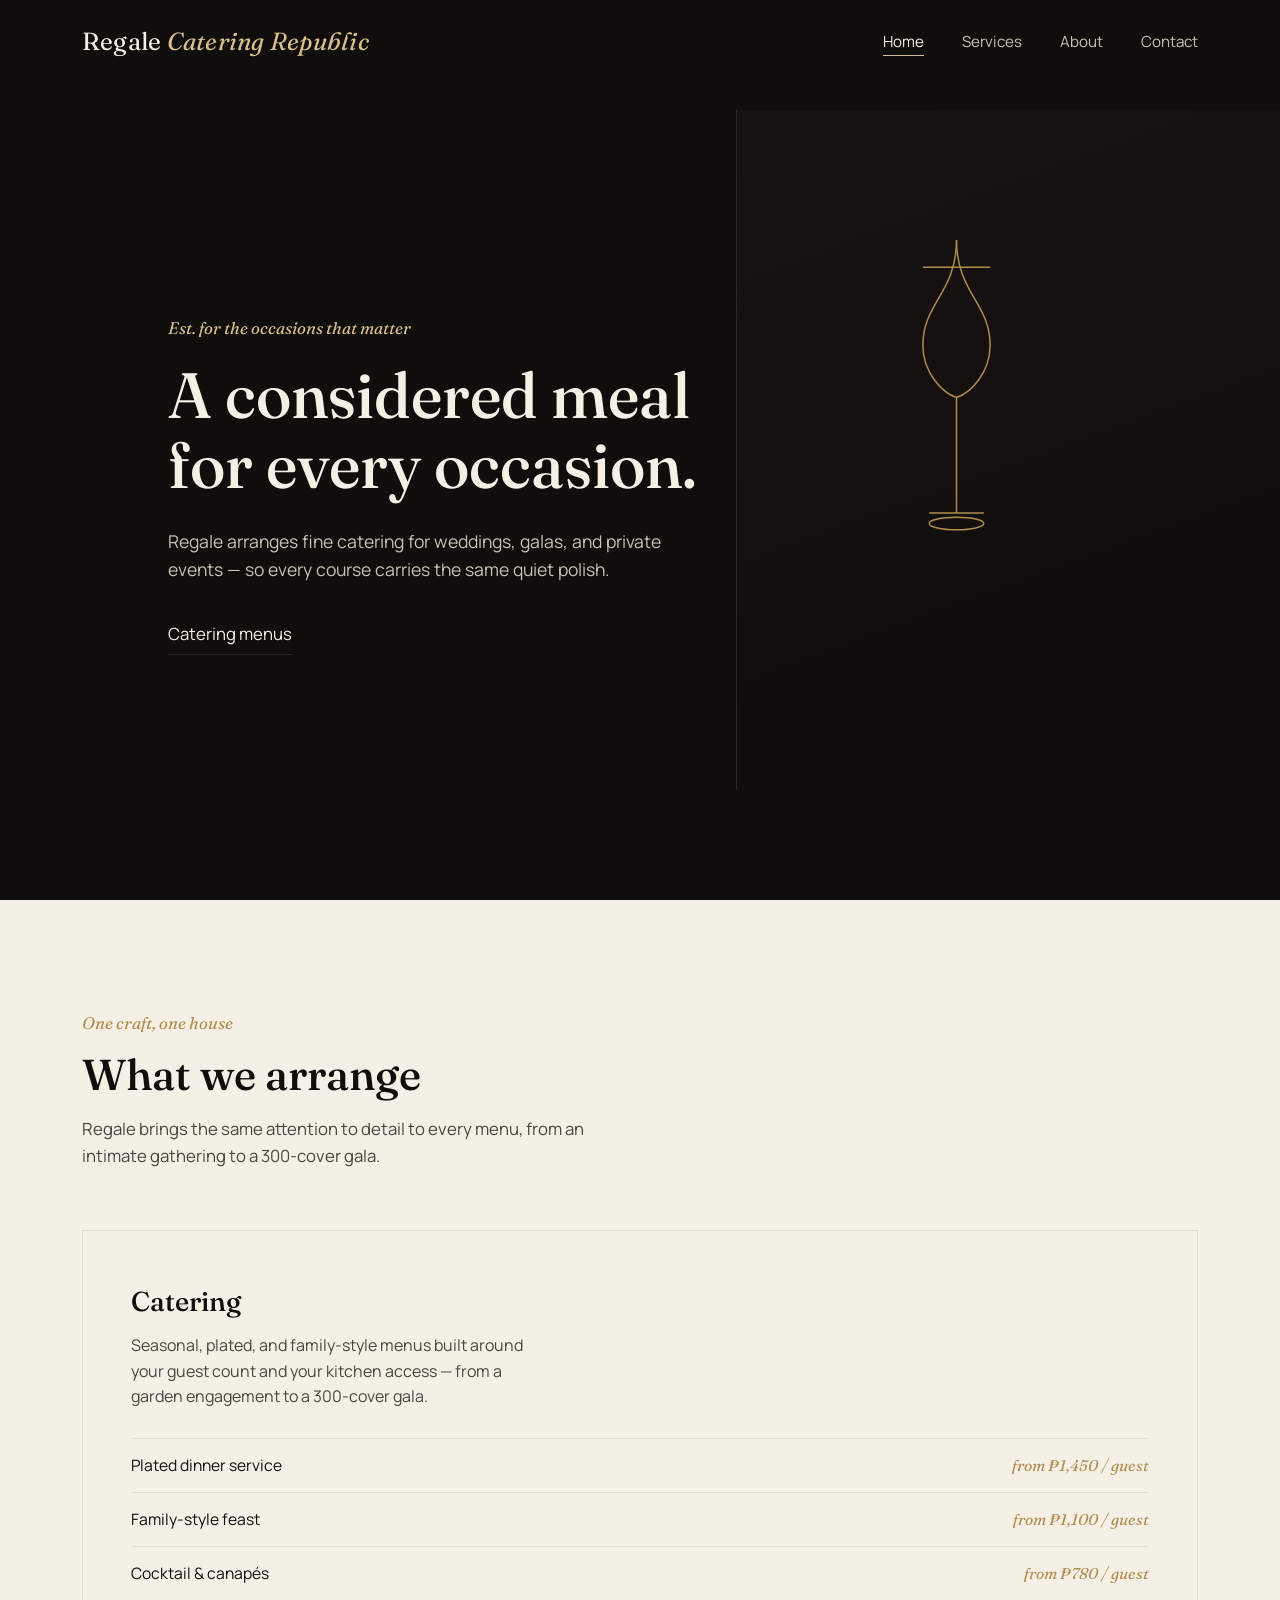
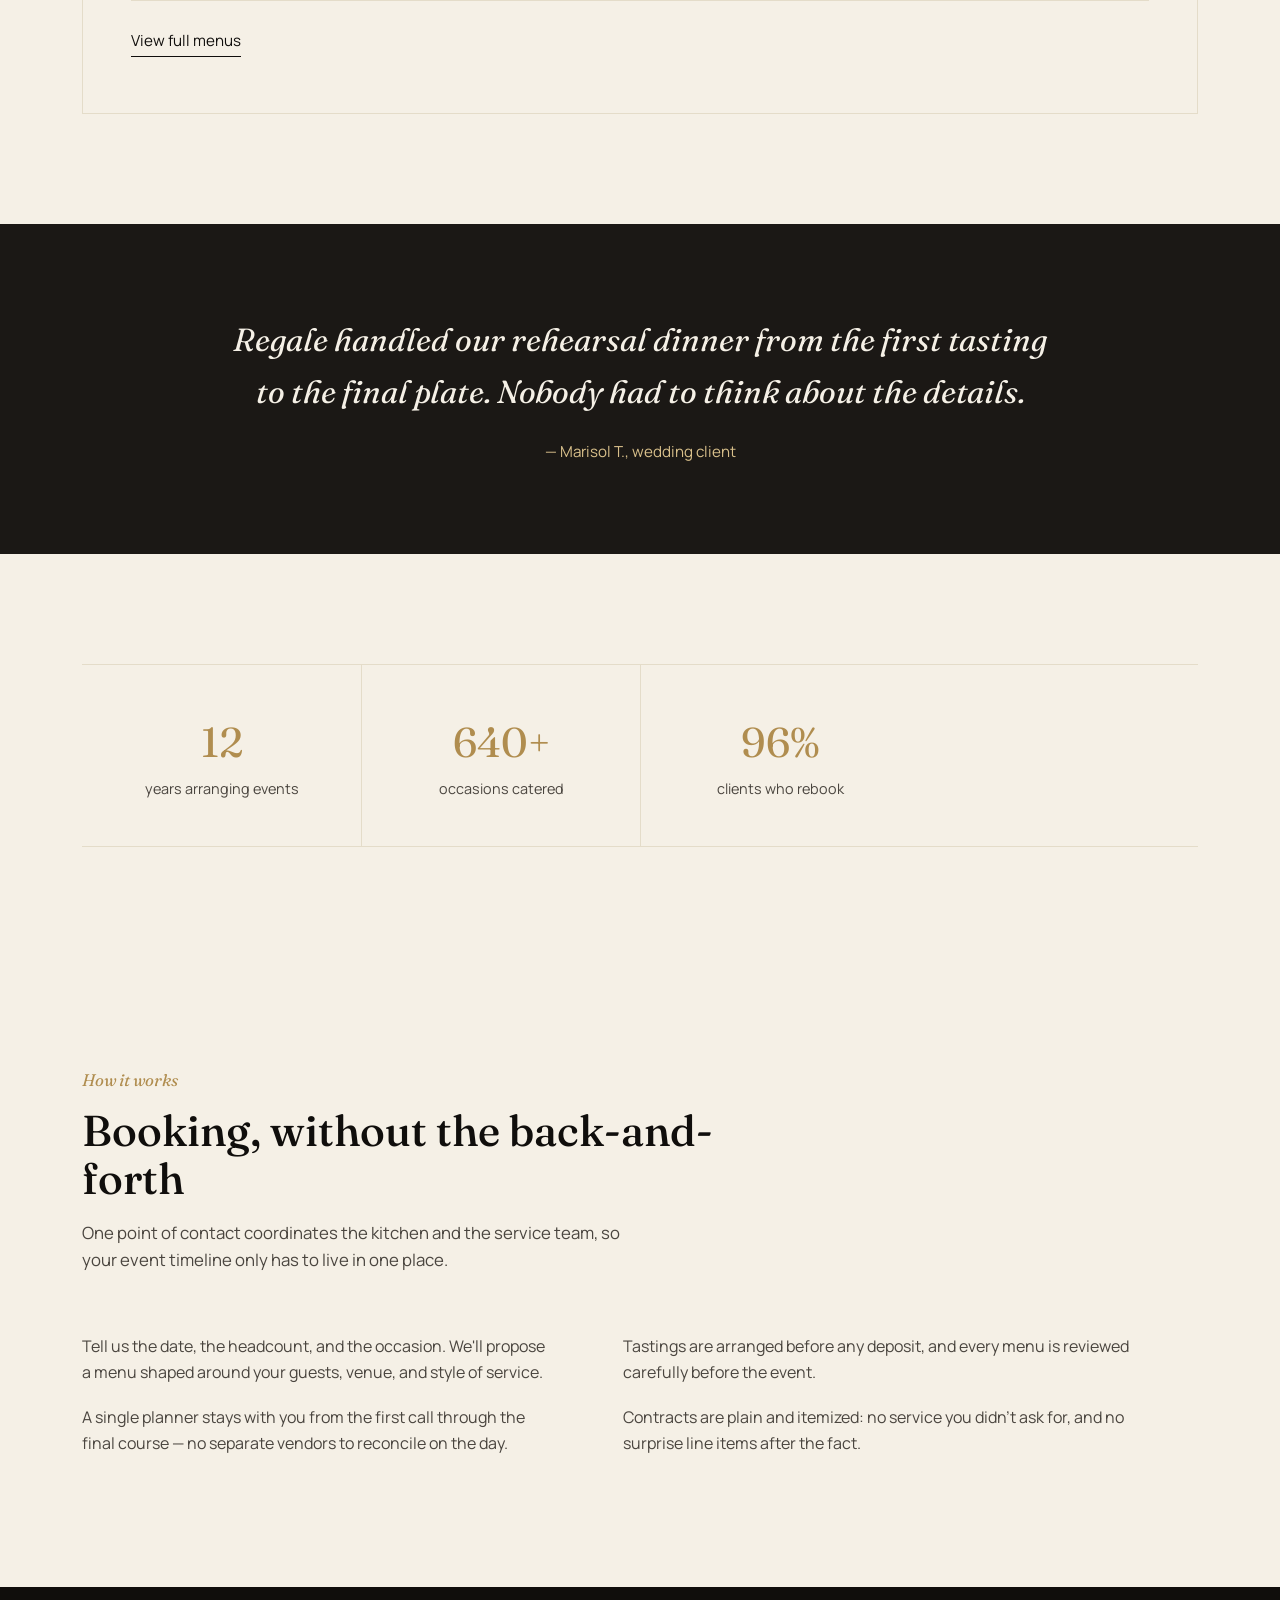
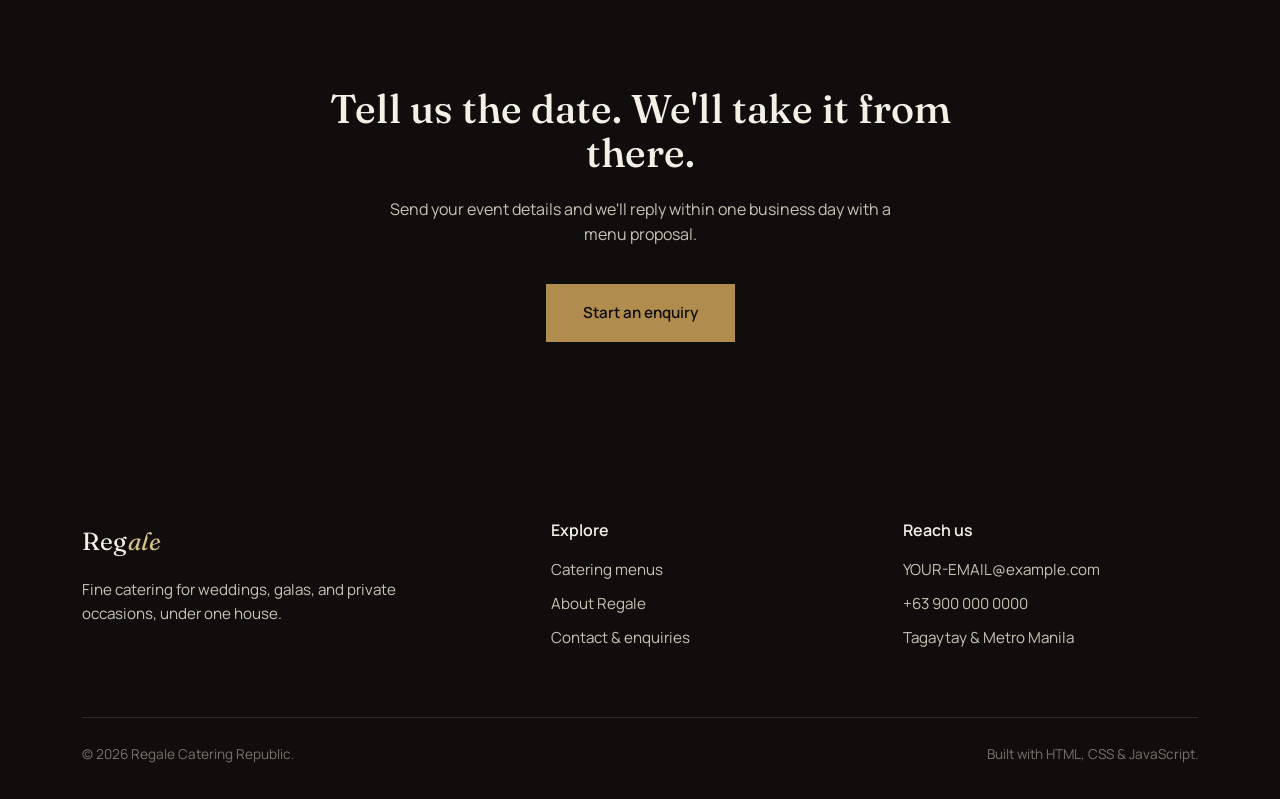
<file: index.html>
<!DOCTYPE html>
<html lang="en">
<head>
<meta charset="UTF-8">
<meta name="viewport" content="width=device-width, initial-scale=1.0">
<title>Regale — Catering</title>
<meta name="description" content="Regale provides fine catering for weddings, galas, and private occasions.">
<link rel="stylesheet" href="css/styles.css">
</head>
<body>

<header class="site-header">
  <div class="wrap">
    <a href="index.html" class="logotype">Regale<em> Catering Republic</em></a>
    <nav class="main-nav">
      <ul>
        <li><a href="index.html" class="active">Home</a></li>
        <li><a href="services.html">Services</a></li>
        <li><a href="about.html">About</a></li>
        <li><a href="contact.html">Contact</a></li>
      </ul>
    </nav>
    <button class="nav-toggle" aria-label="Open menu" aria-expanded="false"><span></span></button>
  </div>
</header>

<main>
  <section class="hero">
    <div class="hero-copy">
      <span class="kicker">Est. for the occasions that matter</span>
      <h1>A considered meal for every occasion.</h1>
      <p class="lede">Regale arranges fine catering for weddings, galas, and private events — so every course carries the same quiet polish.</p>
      <div class="hero-links">
        <a href="services.html#catering" class="hero-link">Catering menus</a>
      </div>
    </div>
    <div class="hero-art">
      <svg viewBox="0 0 400 480" fill="none" xmlns="http://www.w3.org/2000/svg" aria-hidden="true">
        <g stroke="#B08D4F" stroke-width="1.4">
          <path d="M150 40 C150 90 118 100 118 140 C118 168 138 186 150 190 L150 300" />
          <path d="M150 40 C150 90 182 100 182 140 C182 168 162 186 150 190" />
          <path d="M118 66 L182 66" />
          <ellipse cx="150" cy="310" rx="26" ry="6" />
          <path d="M124 300 L176 300" />
        </g>
      </svg>
    </div>
  </section>

  <section>
    <div class="wrap">
      <div class="section-head">
        <span class="eyebrow-quote">One craft, one house</span>
        <h2>What we arrange</h2>
        <p>Regale brings the same attention to detail to every menu, from an intimate gathering to a 300-cover gala.</p>
      </div>

      <div class="services-split">
        <div class="service-block">
          <h3>Catering</h3>
          <p class="desc">Seasonal, plated, and family-style menus built around your guest count and your kitchen access — from a garden engagement to a 300-cover gala.</p>
          <ul class="menu-list">
            <li><span>Plated dinner service</span><span>from ₱1,450 / guest</span></li>
            <li><span>Family-style feast</span><span>from ₱1,100 / guest</span></li>
            <li><span>Cocktail &amp; canapés</span><span>from ₱780 / guest</span></li>
          </ul>
          <a href="services.html#catering" class="block-link">View full menus</a>
        </div>
      </div>
    </div>
  </section>

  <section class="quote-strip">
    <div class="wrap">
      <blockquote>Regale handled our rehearsal dinner from the first tasting to the final plate. Nobody had to think about the details.</blockquote>
      <cite>— Marisol T., wedding client</cite>
    </div>
  </section>

  <section>
    <div class="wrap">
      <div class="stat-bar">
        <div class="stat"><span class="num">12</span><span class="label">years arranging events</span></div>
        <div class="stat"><span class="num">640+</span><span class="label">occasions catered</span></div>
        <div class="stat"><span class="num">96%</span><span class="label">clients who rebook</span></div>
      </div>
    </div>
  </section>

  <section>
    <div class="wrap">
      <div class="section-head">
        <span class="eyebrow-quote">How it works</span>
        <h2>Booking, without the back-and-forth</h2>
        <p>One point of contact coordinates the kitchen and the service team, so your event timeline only has to live in one place.</p>
      </div>
      <div class="story-grid">
        <div>
          <p>Tell us the date, the headcount, and the occasion. We'll propose a menu shaped around your guests, venue, and style of service.</p>
          <p>A single planner stays with you from the first call through the final course — no separate vendors to reconcile on the day.</p>
        </div>
        <div>
          <p>Tastings are arranged before any deposit, and every menu is reviewed carefully before the event.</p>
          <p>Contracts are plain and itemized: no service you didn't ask for, and no surprise line items after the fact.</p>
        </div>
      </div>
    </div>
  </section>

  <section class="cta-band">
    <div class="wrap">
      <h2>Tell us the date. We'll take it from there.</h2>
      <p>Send your event details and we'll reply within one business day with a menu proposal.</p>
      <a href="contact.html" class="btn">Start an enquiry</a>
    </div>
  </section>
</main>

<footer class="site-footer">
  <div class="wrap">
    <div class="footer-grid">
      <div class="footer-brand">
        <div class="logotype">Reg<em>ale</em></div>
        <p>Fine catering for weddings, galas, and private occasions, under one house.</p>
      </div>
      <div>
        <h4>Explore</h4>
        <ul>
          <li><a href="services.html#catering">Catering menus</a></li>
          <li><a href="about.html">About Regale</a></li>
          <li><a href="contact.html">Contact &amp; enquiries</a></li>
        </ul>
      </div>
      <div>
        <h4>Reach us</h4>
        <ul>
          <li>YOUR-EMAIL@example.com</li>
          <li>+63 900 000 0000</li>
          <li>Tagaytay &amp; Metro Manila</li>
        </ul>
      </div>
    </div>
    <div class="footer-bottom">
      <span>© 2026 Regale Catering Republic.</span>
      <span>Built with HTML, CSS &amp; JavaScript.</span>
    </div>
  </div>
</footer>

<script src="js/script.js"></script>
</body>
</html>
</file>
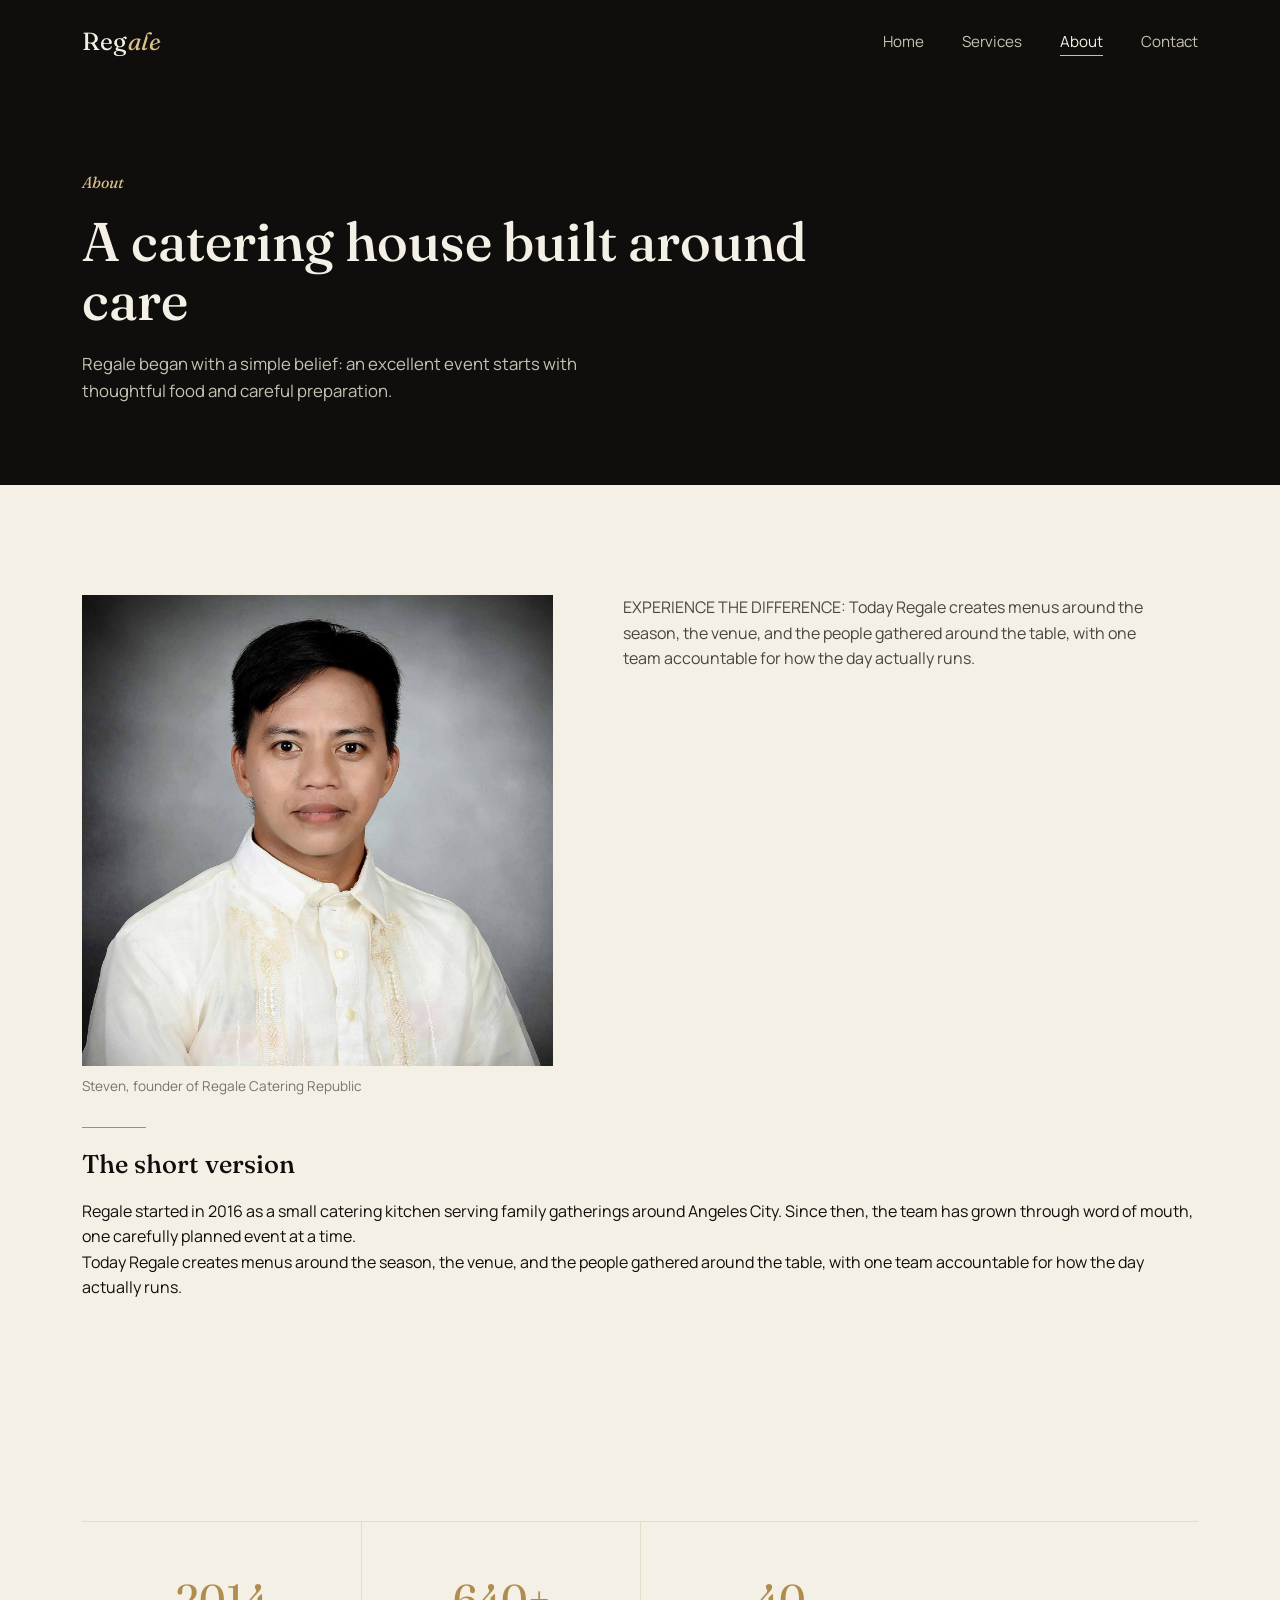
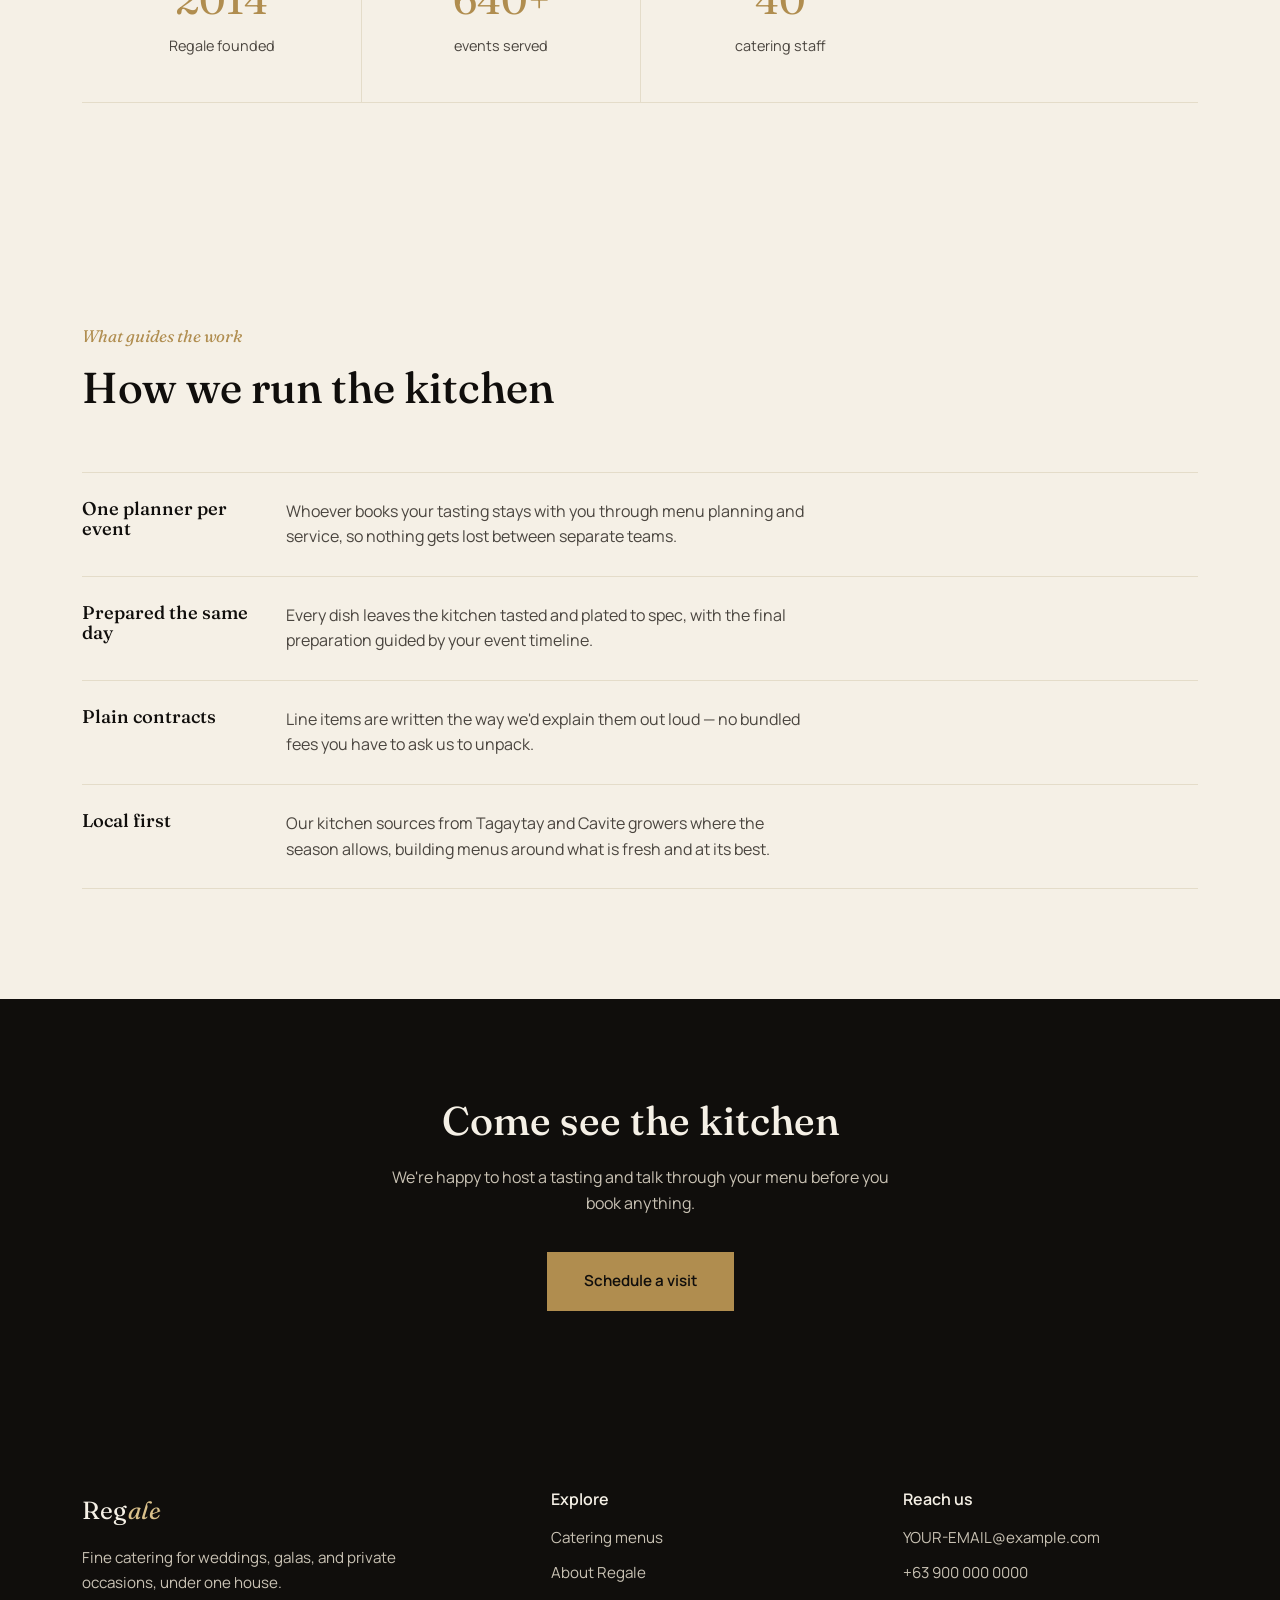
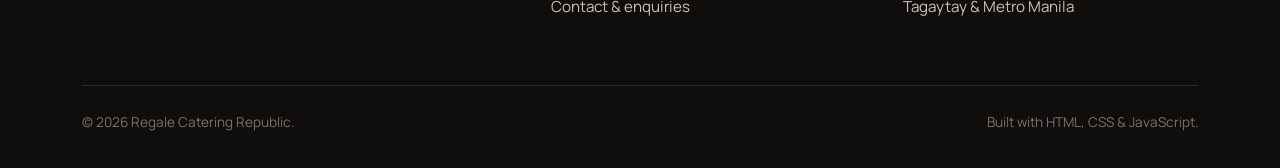
<file: about.html>
<!DOCTYPE html>
<html lang="en">
<head>
<meta charset="UTF-8">
<meta name="viewport" content="width=device-width, initial-scale=1.0">
<title>About — Regale</title>
<meta name="description" content="How Regale grew into a catering house for events across Metro Manila and Tagaytay.">
<link rel="stylesheet" href="css/styles.css">
</head>
<body>

<header class="site-header">
  <div class="wrap">
    <a href="index.html" class="logotype">Reg<em>ale</em></a>
    <nav class="main-nav">
      <ul>
        <li><a href="index.html">Home</a></li>
        <li><a href="services.html">Services</a></li>
        <li><a href="about.html" class="active">About</a></li>
        <li><a href="contact.html">Contact</a></li>
      </ul>
    </nav>
    <button class="nav-toggle" aria-label="Open menu" aria-expanded="false"><span></span></button>
  </div>
</header>

<main>
  <section class="page-hero">
    <div class="wrap">
      <span class="kicker">About</span>
      <h1>A catering house built around care</h1>
      <p>Regale began with a simple belief: an excellent event starts with thoughtful food and careful preparation.</p>
    </div>
  </section>

  <section>
    <div class="wrap">
      <div class="story-grid">
        <div>
          <figure class="founder-portrait">
            <img src="Steven.jpg" alt="Steven, founder of Regale Catering Republic">
            <figcaption>Steven, founder of Regale Catering Republic</figcaption>
          </figure>
          <div class="rule-gold" style="margin-bottom:22px;"></div>
          <h2 style="font-size:1.6rem;margin-bottom:20px;">The short version</h2>
        </div>
        <div class"="story-copy">
          <p>EXPERIENCE THE DIFFERENCE: Today Regale creates menus around the season, the venue, and the people gathered around the table, with one team accountable for how the day actually runs.</p>
        </div>
      </div>
        <div>
          <p>Regale started in 2016 as a small catering kitchen serving family gatherings around Angeles City. Since then, the team has grown through word of mouth, one carefully planned event at a time.</p>
          <p>Today Regale creates menus around the season, the venue, and the people gathered around the table, with one team accountable for how the day actually runs.</p>
        </div>
      </div>
    </div>
  </section>

  <section>
    <div class="wrap">
      <div class="stat-bar">
        <div class="stat"><span class="num">2014</span><span class="label">Regale founded</span></div>
        <div class="stat"><span class="num">640+</span><span class="label">events served</span></div>
        <div class="stat"><span class="num">40</span><span class="label">catering staff</span></div>
      </div>
    </div>
  </section>

  <section>
    <div class="wrap">
      <div class="section-head">
        <span class="eyebrow-quote">What guides the work</span>
        <h2>How we run the kitchen</h2>
      </div>
      <div class="values-list">
        <div class="value-row">
          <h3>One planner per event</h3>
          <p>Whoever books your tasting stays with you through menu planning and service, so nothing gets lost between separate teams.</p>
        </div>
        <div class="value-row">
          <h3>Prepared the same day</h3>
          <p>Every dish leaves the kitchen tasted and plated to spec, with the final preparation guided by your event timeline.</p>
        </div>
        <div class="value-row">
          <h3>Plain contracts</h3>
          <p>Line items are written the way we'd explain them out loud — no bundled fees you have to ask us to unpack.</p>
        </div>
        <div class="value-row">
          <h3>Local first</h3>
          <p>Our kitchen sources from Tagaytay and Cavite growers where the season allows, building menus around what is fresh and at its best.</p>
        </div>
      </div>
    </div>
  </section>

  <section class="cta-band">
    <div class="wrap">
      <h2>Come see the kitchen</h2>
      <p>We're happy to host a tasting and talk through your menu before you book anything.</p>
      <a href="contact.html" class="btn">Schedule a visit</a>
    </div>
  </section>
</main>

<footer class="site-footer">
  <div class="wrap">
    <div class="footer-grid">
      <div class="footer-brand">
        <div class="logotype">Reg<em>ale</em></div>
        <p>Fine catering for weddings, galas, and private occasions, under one house.</p>
      </div>
      <div>
        <h4>Explore</h4>
        <ul>
          <li><a href="services.html#catering">Catering menus</a></li>
          <li><a href="about.html">About Regale</a></li>
          <li><a href="contact.html">Contact &amp; enquiries</a></li>
        </ul>
      </div>
      <div>
        <h4>Reach us</h4>
        <ul>
          <li>YOUR-EMAIL@example.com</li>
          <li>+63 900 000 0000</li>
          <li>Tagaytay &amp; Metro Manila</li>
        </ul>
      </div>
    </div>
    <div class="footer-bottom">
      <span>© 2026 Regale Catering Republic.</span>
      <span>Built with HTML, CSS &amp; JavaScript.</span>
    </div>
  </div>
</footer>

<script src="js/script.js"></script>
</body>
</html>
</file>
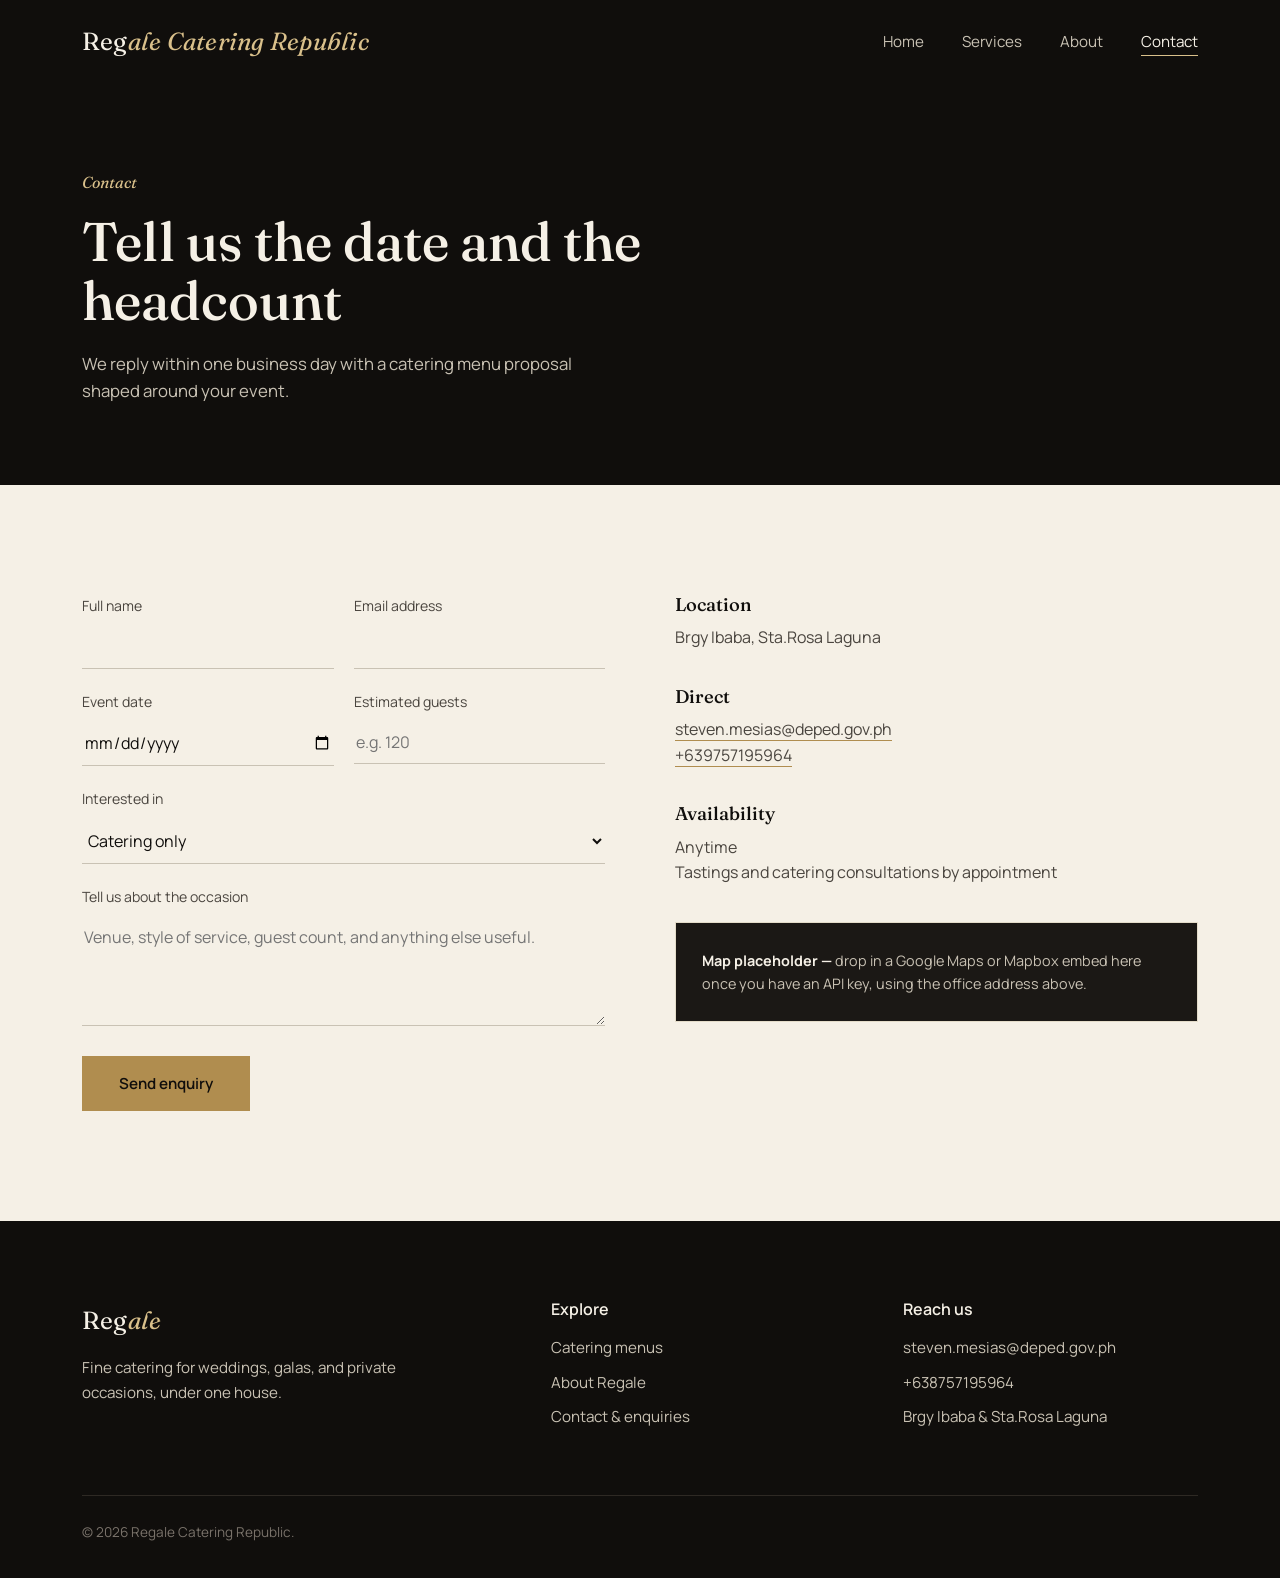
<file: contact.html>
<!DOCTYPE html>
<html lang="en">
<head>
<meta charset="UTF-8">
<meta name="viewport" content="width=device-width, initial-scale=1.0">
<title>Contact — Regale</title>
<meta name="description" content="Send Regale your event date and guest count for a catering proposal.">
<link rel="stylesheet" href="css/styles.css">
</head>
<body>

<header class="site-header">
  <div class="wrap">
    <a href="index.html" class="logotype">Reg<em>ale Catering Republic</em></a>
    <nav class="main-nav">
      <ul>
        <li><a href="index.html">Home</a></li>
        <li><a href="services.html">Services</a></li>
        <li><a href="about.html">About</a></li>
        <li><a href="contact.html" class="active">Contact</a></li>
      </ul>
    </nav>
    <button class="nav-toggle" aria-label="Open menu" aria-expanded="false"><span></span></button>
  </div>
</header>

<main>
  <section class="page-hero">
    <div class="wrap">
      <span class="kicker">Contact</span>
      <h1>Tell us the date and the headcount</h1>
      <p>We reply within one business day with a catering menu proposal shaped around your event.</p>
    </div>
  </section>

    <section>
      <div class="wrap">
        <div class="contact-grid">
          <div>
            <form id="contact-form" novalidate>
              <div class="field-row">
                <div class="field">
                  <label for="name">Full name</label>
                  <input type="text" id="name" name="name" required>
                </div>
                <div class="field">
                  <label for="email">Email address</label>
                  <input type="email" id="email" name="email" required>
                </div>
              </div>
              <div class="field-row">
                <div class="field">
                  <label for="event-date">Event date</label>
                <input type="date" id="event-date" name="event-date">
              </div>
              <div class="field">
                <label for="guests">Estimated guests</label>
                <input type="number" id="guests" name="guests" min="1" placeholder="e.g. 120">
              </div>
            </div>
            <div class="field">
              <label for="interest">Interested in</label>
              <select id="interest" name="interest">
                <option value="catering">Catering only</option>
              </select>
            </div>
            <div class="field">
              <label for="message">Tell us about the occasion</label>
              <textarea id="message" name="message" placeholder="Venue, style of service, guest count, and anything else useful."></textarea>
            </div>
            <button type="submit" class="btn">Send enquiry</button>
            <div class="form-msg" id="form-msg"></div>
          </form>
        </div>

        <div class="contact-info">
          <div class="block">
            <h3>Location</h3>
            <p>Brgy Ibaba, Sta.Rosa Laguna</p>
          </div>
          <div class="block">
            <h3>Direct</h3>
            <p><a href="mailto:YOUR-EMAIL@example.com">steven.mesias@deped.gov.ph</a><br>
            <a href="tel:+639000000000">+639757195964</a></p>
          </div>
          <div class="block">
            <h3>Availability</h3>
            <p>Anytime<br>Tastings and catering consultations by appointment</p>
          </div>
          <div class="map-note">
            <strong>Map placeholder —</strong> drop in a Google Maps or Mapbox embed here once you have an API key, using the office address above.
          </div>
        </div>
      </div>
    </div>
  </section>
</main>

<footer class="site-footer">
  <div class="wrap">
    <div class="footer-grid">
      <div class="footer-brand">
        <div class="logotype">Reg<em>ale</em></div>
        <p>Fine catering for weddings, galas, and private occasions, under one house.</p>
      </div>
      <div>
        <h4>Explore</h4>
        <ul>
          <li><a href="services.html#catering">Catering menus</a></li>
          <li><a href="about.html">About Regale</a></li>
          <li><a href="contact.html">Contact &amp; enquiries</a></li>
        </ul>
      </div>
      <div>
        <h4>Reach us</h4>
        <ul>
          <li>steven.mesias@deped.gov.ph</li>
          <li>+638757195964</li>
          <li>Brgy Ibaba &amp; Sta.Rosa Laguna</li>
        </ul>
      </div>
    </div>
    <div class="footer-bottom">
      <span>© 2026 Regale Catering Republic.</span>
    </div>
  </div>
</footer>

<script src="js/script.js"></script>
</body>
</html>
</file>
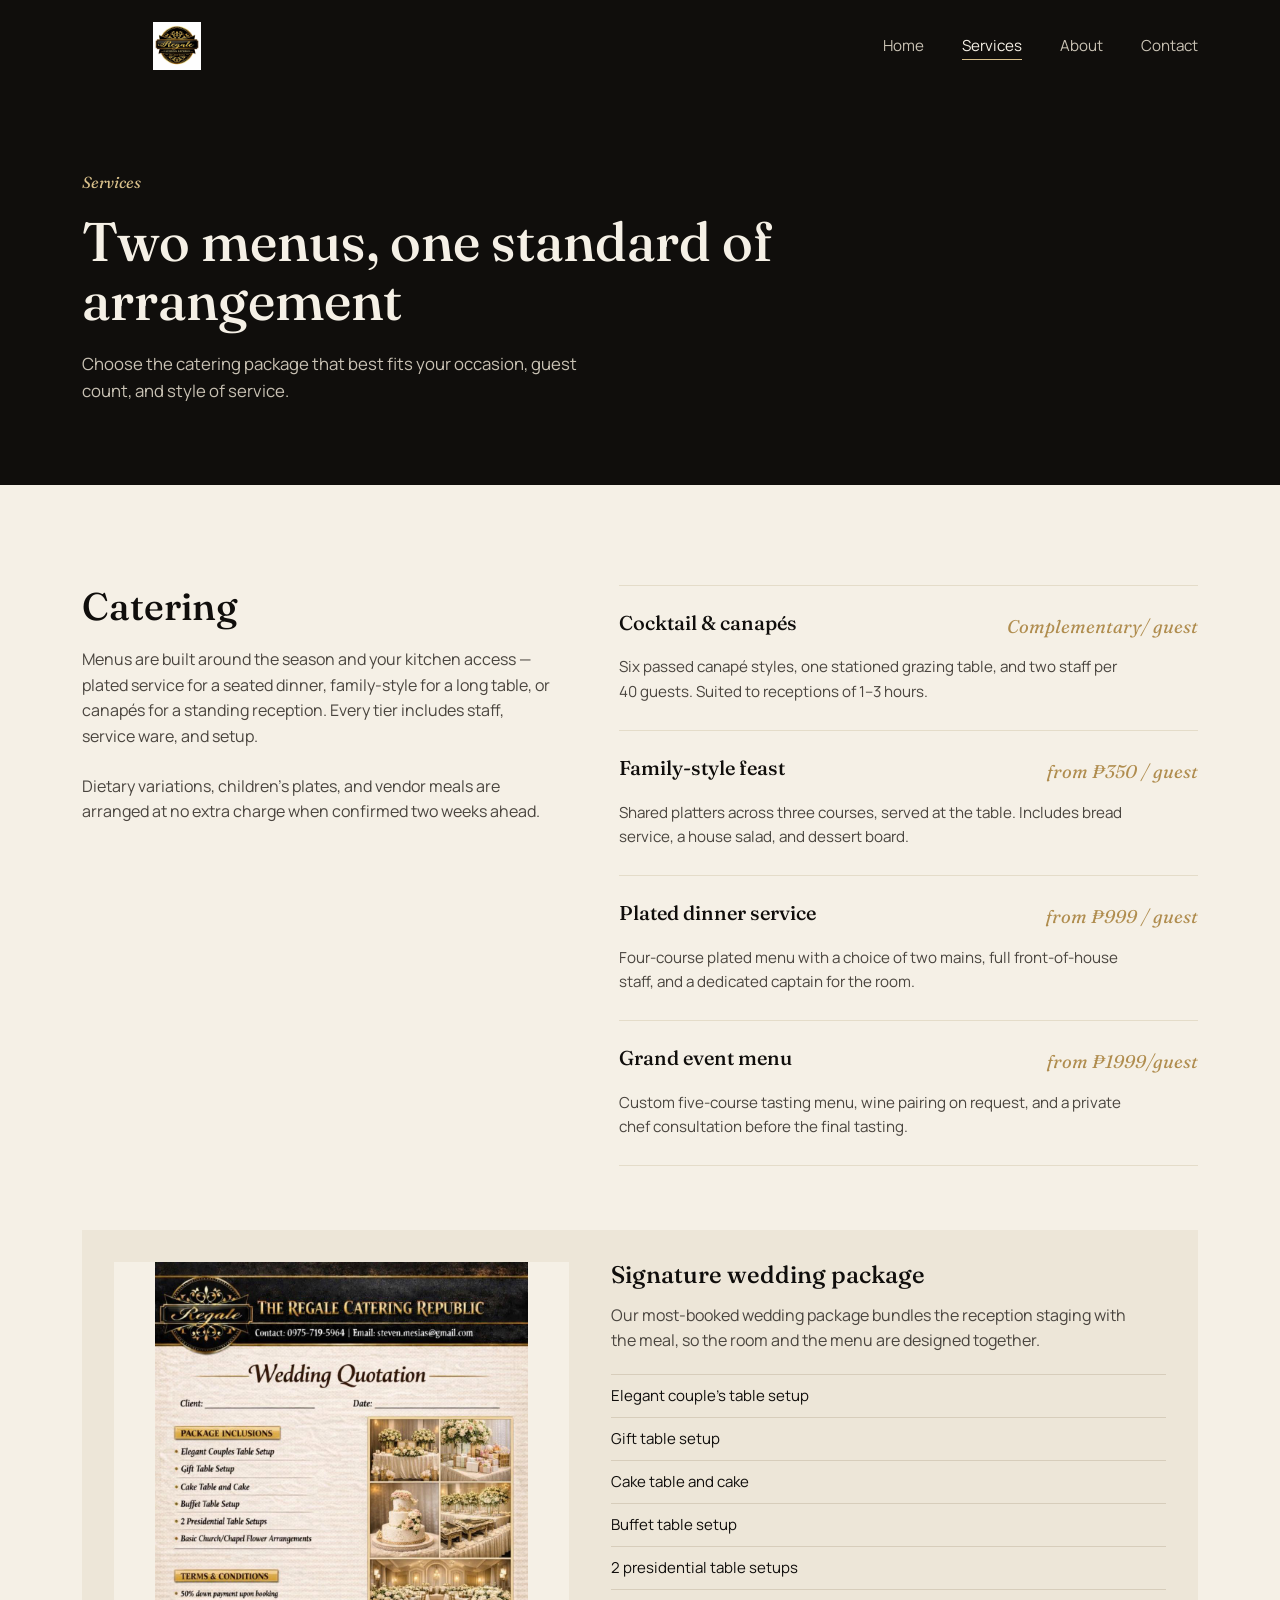
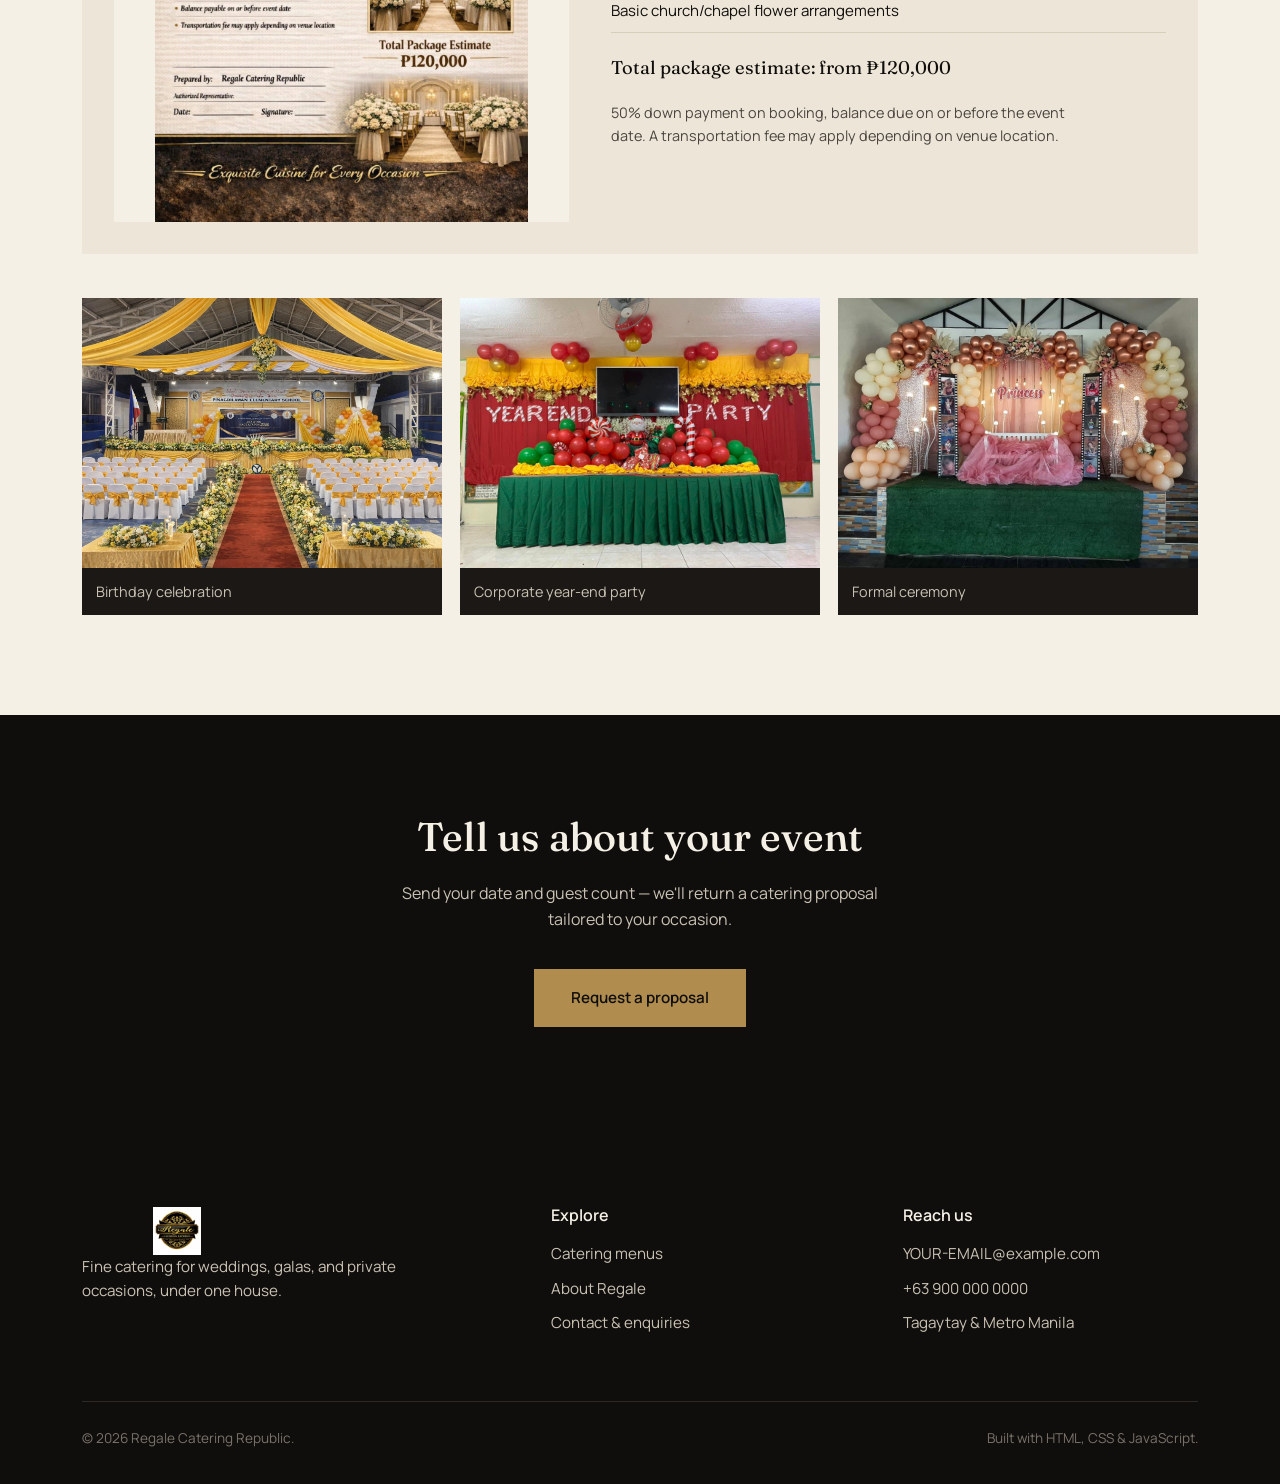
<file: services.html>
<!DOCTYPE html>
<html lang="en">
<head>
<meta charset="UTF-8">
<meta name="viewport" content="width=device-width, initial-scale=1.0">
<title>Services — Regale Catering</title>
<meta name="description" content="Catering menus and event packages from Regale.">
<link rel="stylesheet" href="css/styles.css">
</head>
<body>

<header class="site-header">
  <div class="wrap">
    <a href="index.html" class="brand"><img src="Logo.jpg" alt="Regale Catering Republic logo" class="brand-mark"></a>
    <nav class="main-nav">
      <ul>
        <li><a href="index.html">Home</a></li>
        <li><a href="services.html" class="active">Services</a></li>
        <li><a href="about.html">About</a></li>
        <li><a href="contact.html">Contact</a></li>
      </ul>
    </nav>
    <button class="nav-toggle" aria-label="Open menu" aria-expanded="false"><span></span></button>
  </div>
</header>

<main>
  <section class="page-hero">
    <div class="wrap">
      <span class="kicker">Services</span>
      <h1>Two menus, one standard of arrangement</h1>
      <p>Choose the catering package that best fits your occasion, guest count, and style of service.</p>
    </div>
  </section>

  <section class="service-detail" id="catering">
    <div class="wrap">
      <div class="detail-grid">
        <div class="detail-copy">
          <h2>Catering</h2>
          <p>Menus are built around the season and your kitchen access — plated service for a seated dinner, family-style for a long table, or canapés for a standing reception. Every tier includes staff, service ware, and setup.</p>
          <p>Dietary variations, children's plates, and vendor meals are arranged at no extra charge when confirmed two weeks ahead.</p>
        </div>
        <div>
          <div class="tier-list">
            <div class="tier">
              <h3>Cocktail &amp; canapés</h3>
              <span class="price">Complementary/ guest</span>
              <p>Six passed canapé styles, one stationed grazing table, and two staff per 40 guests. Suited to receptions of 1–3 hours.</p>
            </div>
            <div class="tier">
              <h3>Family-style feast</h3>
              <span class="price">from ₱350 / guest</span>
              <p>Shared platters across three courses, served at the table. Includes bread service, a house salad, and dessert board.</p>
            </div>
            <div class="tier">
              <h3>Plated dinner service</h3>
              <span class="price">from ₱999 / guest</span>
              <p>Four-course plated menu with a choice of two mains, full front-of-house staff, and a dedicated captain for the room.</p>
            </div>
            <div class="tier">
              <h3>Grand event menu</h3>
              <span class="price">from ₱1999/guest</span>
              <p>Custom five-course tasting menu, wine pairing on request, and a private chef consultation before the final tasting.</p>
            </div>
          </div>
        </div>
      </div>

      <div class="quote-preview">
        <img src="weddingMenu.jpg" alt="Sample Regale wedding quotation listing couples table, gift table, cake table, buffet, and presidential table setups." loading="lazy">
        <div>
          <h3>Signature wedding package</h3>
          <p>Our most-booked wedding package bundles the reception staging with the meal, so the room and the menu are designed together.</p>
          <ul>
            <li>Elegant couple's table setup</li>
            <li>Gift table setup</li>
            <li>Cake table and cake</li>
            <li>Buffet table setup</li>
            <li>2 presidential table setups</li>
            <li>Basic church/chapel flower arrangements</li>
          </ul>
          <p class="total">Total package estimate: from ₱120,000</p>
          <p style="font-size:0.9rem;">50% down payment on booking, balance due on or before the event date. A transportation fee may apply depending on venue location.</p>
        </div>
      </div>

      <div class="gallery-grid" style="margin-top:44px;">
        <div class="gallery-item">
          <img src="R1.jpg" alt="Rose-gold and ivory balloon backdrop styled for a birthday celebration.">
          <div class="cap">Birthday celebration</div>
        </div>
        <div class="gallery-item">
          <img src="R2.jpg" alt="Red, green, and gold year-end party stage setup.">
          <div class="cap">Corporate year-end party</div>
        </div>
        <div class="gallery-item">
          <img src="R3.jpg" alt="Gold and white draped auditorium ceremony setup with a red carpet aisle.">
          <div class="cap">Formal ceremony</div>
        </div>
      </div>
    </div>
  </section>

  <section class="cta-band">
    <div class="wrap">
      <h2>Tell us about your event</h2>
      <p>Send your date and guest count — we'll return a catering proposal tailored to your occasion.</p>
      <a href="contact.html" class="btn">Request a proposal</a>
    </div>
  </section>
</main>

<footer class="site-footer">
  <div class="wrap">
    <div class="footer-grid">
      <div class="footer-brand">
        <a href="index.html" class="brand"><img src="Logo.jpg" alt="Regale Catering Republic logo" class="brand-mark"></a>
        <p>Fine catering for weddings, galas, and private occasions, under one house.</p>
      </div>
      <div>
        <h4>Explore</h4>
        <ul>
          <li><a href="services.html#catering">Catering menus</a></li>
          <li><a href="about.html">About Regale</a></li>
          <li><a href="contact.html">Contact &amp; enquiries</a></li>
        </ul>
      </div>
      <div>
        <h4>Reach us</h4>
        <ul>
          <li>YOUR-EMAIL@example.com</li>
          <li>+63 900 000 0000</li>
          <li>Tagaytay &amp; Metro Manila</li>
        </ul>
      </div>
    </div>
    <div class="footer-bottom">
      <span>© 2026 Regale Catering Republic.</span>
      <span>Built with HTML, CSS &amp; JavaScript.</span>
    </div>
  </div>
</footer>

<script src="js/script.js"></script>
</body>
</html>
</file>
<file: css/styles.css>
@import url('https://fonts.googleapis.com/css2?family=Fraunces:ital,opsz,wght@0,9..144,300;0,9..144,400;0,9..144,500;0,9..144,600;1,9..144,400&family=Manrope:wght@400;500;600;700&display=swap');

:root{
  --black:#100E0C;
  --panel:#1B1815;
  --panel-line:#2E2924;
  --ivory:#F5F0E6;
  --ivory-dim:#C9C2B4;
  --gold:#B08D4F;
  --gold-light:#D9C08B;
  --walnut:#3F2A1F;
  --walnut-light:#5C3F2E;
  --max:1180px;
  --serif: 'Fraunces', serif;
  --sans: 'Manrope', sans-serif;
}

*{box-sizing:border-box;}
html{scroll-behavior:smooth;}
body{
  margin:0;
  background:var(--ivory);
  color:var(--black);
  font-family:var(--sans);
  font-size:16px;
  line-height:1.6;
  -webkit-font-smoothing:antialiased;
}
img,svg{max-width:100%;display:block;}
a{color:inherit;text-decoration:none;}
ul{list-style:none;margin:0;padding:0;}
h1,h2,h3,h4{font-family:var(--serif);font-weight:500;margin:0;line-height:1.1;}
p{margin:0;}
button{font-family:var(--sans);cursor:pointer;}
:focus-visible{outline:2px solid var(--gold);outline-offset:3px;}
@media (prefers-reduced-motion: reduce){
  *{animation-duration:0.001ms !important; animation-iteration-count:1 !important; transition-duration:0.001ms !important; scroll-behavior:auto !important;}
}

.wrap{max-width:var(--max);margin:0 auto;padding:0 32px;}

/* ---------- Header ---------- */
.site-header{
  position:fixed;top:0;left:0;right:0;z-index:100;
  padding:22px 0;
  transition:background .35s ease, padding .35s ease, border-color .35s ease;
  border-bottom:1px solid transparent;
}
.site-header.solid{
  background:rgba(16,14,12,0.96);
  padding:14px 0;
  border-bottom:1px solid var(--panel-line);
}
.site-header .wrap{display:flex;align-items:center;justify-content:space-between;}
.logotype{
  font-family:var(--serif);
  font-size:1.55rem;
  color:var(--ivory);
  letter-spacing:0.01em;
}
.logotype em{font-style:italic;color:var(--gold-light);}
.brand{
  display:flex;
  align-items:center;
  gap:10px;
  min-width:0;
  color:var(--ivory);
}
.brand-mark{
  width:clamp(120px,18vw,190px);
  height:auto;
  max-height:48px;
  object-fit:contain;
}
.main-nav ul{display:flex;gap:38px;}
.main-nav a{
  color:var(--ivory-dim);
  font-size:0.95rem;
  position:relative;
  padding-bottom:4px;
}
.main-nav a::after{
  content:"";position:absolute;left:0;bottom:0;width:0;height:1px;background:var(--gold-light);
  transition:width .3s ease;
}
.main-nav a:hover,.main-nav a.active{color:var(--ivory);}
.main-nav a:hover::after,.main-nav a.active::after{width:100%;}
.nav-toggle{
  display:none;background:none;border:1px solid var(--panel-line);color:var(--ivory);
  width:42px;height:36px;border-radius:2px;position:relative;
}
.nav-toggle span,.nav-toggle span::before,.nav-toggle span::after{
  content:"";position:absolute;left:10px;right:10px;height:1px;background:var(--ivory);
}
.nav-toggle span{top:17px;}
.nav-toggle span::before{top:-6px;}
.nav-toggle span::after{top:6px;}

@media (max-width:860px){
  .main-nav{
    position:fixed;top:0;right:0;height:100vh;width:min(320px,80vw);
    background:var(--black);border-left:1px solid var(--panel-line);
    padding:100px 36px 40px;transform:translateX(100%);transition:transform .4s ease;
  }
  .main-nav.open{transform:translateX(0);}
  .main-nav ul{flex-direction:column;gap:26px;}
  .nav-toggle{display:block;}
}

@media (max-width:480px){
  .wrap{padding-left:20px;padding-right:20px;}
  .site-header{padding:16px 0;}
  .site-header.solid{padding:12px 0;}
  .brand-mark{width:clamp(104px,42vw,150px);max-height:40px;}
}

/* ---------- Hero ---------- */
.hero{
  background:var(--black);color:var(--ivory);
  display:grid;grid-template-columns:1.15fr 0.85fr;
  min-height:100vh;
}
.hero-copy{
  align-self:center;
  padding:160px 0 90px 32px;
  max-width:600px;
  justify-self:end;
  width:100%;
}
.hero-copy .kicker{
  font-family:var(--serif);font-style:italic;color:var(--gold-light);
  font-size:1.05rem;margin-bottom:18px;display:block;
}
.hero-copy h1{
  font-size:clamp(2.6rem,5vw,4rem);
  color:var(--ivory);
  margin-bottom:26px;
}
.hero-copy .lede{
  color:var(--ivory-dim);font-size:1.1rem;max-width:46ch;margin-bottom:38px;
}
.hero-links{display:flex;gap:36px;flex-wrap:wrap;}
.hero-link{
  font-size:1.05rem;padding-bottom:6px;border-bottom:1px solid var(--panel-line);
  position:relative;
}
.hero-link::after{
  content:"";position:absolute;left:0;bottom:-1px;width:0;height:1px;background:var(--gold);
  transition:width .3s ease;
}
.hero-link:hover::after{width:100%;}
.hero-art{
  background:linear-gradient(160deg,#171310,var(--black) 70%);
  border-left:1px solid var(--panel-line);
  display:flex;align-items:center;justify-content:center;padding:40px;
}
.hero-art svg{width:100%;max-width:420px;}

@media (max-width:860px){
  .hero{grid-template-columns:1fr;min-height:auto;}
  .hero-copy{justify-self:stretch;padding:150px 24px 60px;max-width:none;}
  .hero-art{padding:20px 24px 60px;border-left:none;}
}

/* ---------- Section basics ---------- */
section{padding:110px 0;}
.section-head{max-width:640px;margin-bottom:60px;}
.section-head .eyebrow-quote{
  font-family:var(--serif);font-style:italic;color:var(--gold);font-size:1.05rem;margin-bottom:14px;display:block;
}
.section-head h2{font-size:clamp(2rem,3.4vw,2.7rem);margin-bottom:18px;}
.section-head p{color:#4a453f;font-size:1.05rem;max-width:56ch;}
.dark{background:var(--black);color:var(--ivory);}
.dark .section-head p{color:var(--ivory-dim);}
.dark .section-head h2{color:var(--ivory);}

.rule{height:1px;background:var(--panel-line);border:none;margin:0;}
.rule-gold{height:1px;background:var(--gold);border:none;width:64px;}

/* ---------- Services split (home teaser) ---------- */
.services-split{display:grid;grid-template-columns:1fr;gap:0;border:1px solid #E4DCC9;}
.service-block{padding:56px 48px;position:relative;}
.service-block + .service-block{border-left:1px solid #E4DCC9;}
.service-block h3{font-size:1.7rem;margin-bottom:16px;}
.service-block p.desc{color:#4a453f;margin-bottom:28px;max-width:42ch;}
.menu-list{border-top:1px solid #E4DCC9;}
.menu-list li{
  display:flex;justify-content:space-between;gap:16px;
  padding:14px 0;border-bottom:1px solid #E4DCC9;font-size:0.98rem;
}
.menu-list li span:first-child{color:var(--black);}
.menu-list li span:last-child{color:var(--gold);font-family:var(--serif);font-style:italic;white-space:nowrap;}
.block-link{
  display:inline-block;margin-top:28px;font-size:0.95rem;border-bottom:1px solid var(--black);padding-bottom:3px;
}
@media (max-width:760px){
  .services-split{grid-template-columns:1fr;}
  .service-block + .service-block{border-left:none;border-top:1px solid #E4DCC9;}
}

/* ---------- Quote strip ---------- */
.quote-strip{padding:90px 0;text-align:center;background:var(--panel);color:var(--ivory);}
.quote-strip blockquote{
  font-family:var(--serif);font-style:italic;font-size:clamp(1.4rem,2.6vw,2rem);
  max-width:820px;margin:0 auto 22px;color:var(--ivory);
}
.quote-strip cite{font-style:normal;color:var(--gold-light);font-size:0.95rem;}

/* ---------- Stats ---------- */
.stat-bar{display:grid;grid-template-columns:repeat(4,1fr);gap:0;border-top:1px solid #E4DCC9;border-bottom:1px solid #E4DCC9;}
.stat{padding:44px 24px;text-align:center;border-left:1px solid #E4DCC9;}
.stat:first-child{border-left:none;}
.stat .num{font-family:var(--serif);font-size:2.6rem;color:var(--gold);display:block;}
.stat .label{font-size:0.9rem;color:#4a453f;margin-top:8px;}
@media (max-width:700px){
  .stat-bar{grid-template-columns:repeat(2,1fr);}
  .stat:nth-child(3){border-left:none;}
}

/* ---------- CTA band ---------- */
.cta-band{
  background:var(--black);color:var(--ivory);text-align:center;padding:100px 0;
}
.cta-band h2{color:var(--ivory);font-size:clamp(1.8rem,3.4vw,2.5rem);margin-bottom:22px;max-width:640px;margin-left:auto;margin-right:auto;}
.cta-band p{color:var(--ivory-dim);max-width:52ch;margin:0 auto 36px;}
.btn{
  display:inline-block;padding:16px 36px;background:var(--gold);color:var(--black);
  font-weight:600;font-size:0.95rem;border:1px solid var(--gold);transition:background .25s ease,color .25s ease;
}
.btn:hover{background:transparent;color:var(--ivory);}
.btn-outline{
  display:inline-block;padding:15px 34px;background:transparent;color:var(--ivory);
  border:1px solid var(--panel-line);font-size:0.95rem;transition:border-color .25s ease,color .25s ease;
}
.btn-outline:hover{border-color:var(--gold);color:var(--gold-light);}

/* ---------- Footer ---------- */
.site-footer{background:var(--black);color:var(--ivory-dim);padding:80px 0 34px;}
.footer-grid{display:grid;grid-template-columns:1.4fr 1fr 1fr;gap:56px;padding-bottom:56px;border-bottom:1px solid var(--panel-line);}
.footer-grid h4{color:var(--ivory);font-size:1rem;margin-bottom:18px;font-family:var(--sans);font-weight:600;}
.footer-brand .logotype{margin-bottom:16px;}
.footer-brand p{max-width:36ch;font-size:0.95rem;}
.footer-grid ul li{margin-bottom:10px;font-size:0.95rem;}
.footer-grid ul a:hover{color:var(--gold-light);}
.footer-bottom{padding-top:26px;display:flex;justify-content:space-between;flex-wrap:wrap;gap:12px;font-size:0.85rem;color:#79726A;}
@media (max-width:760px){
  .footer-grid{grid-template-columns:1fr;gap:36px;}
}

/* ---------- Page hero (interior pages) ---------- */
.page-hero{
  background:var(--black);color:var(--ivory);padding:170px 0 80px;
}
.page-hero .kicker{font-family:var(--serif);font-style:italic;color:var(--gold-light);margin-bottom:16px;display:block;}
.page-hero h1{font-size:clamp(2.4rem,4.4vw,3.4rem);max-width:760px;}
.page-hero p{color:var(--ivory-dim);max-width:52ch;margin-top:20px;font-size:1.05rem;}

/* ---------- Services page ---------- */
.service-detail{padding:100px 0;}
.service-detail + .service-detail{border-top:1px solid #E4DCC9;}
.detail-grid{display:grid;grid-template-columns:0.9fr 1.1fr;gap:64px;align-items:start;}
.detail-grid.reverse{grid-template-columns:1.1fr 0.9fr;}
.detail-grid.reverse .detail-copy{order:2;}
.detail-copy h2{font-size:clamp(1.9rem,3vw,2.4rem);margin-bottom:20px;}
.detail-copy p{color:#4a453f;margin-bottom:24px;max-width:48ch;}
.tier-list{border-top:1px solid #E4DCC9;}
.tier{
  display:grid;grid-template-columns:1fr auto;gap:8px 24px;padding:26px 0;border-bottom:1px solid #E4DCC9;
}
.tier h3{font-size:1.25rem;grid-column:1;}
.tier .price{font-family:var(--serif);font-style:italic;color:var(--gold);font-size:1.15rem;grid-column:2;align-self:start;}
.tier p{grid-column:1/-1;color:#4a453f;font-size:0.95rem;margin-top:6px;max-width:56ch;}
.quote-preview{
  display:grid;
  grid-template-columns:minmax(0,0.9fr) minmax(0,1.1fr);
  gap:42px;
  align-items:start;
  margin-top:64px;
  padding:32px;
  background:#EDE6D8;
}
.quote-preview > img{
  width:100%;
  height:auto;
  max-height:560px;
  object-fit:contain;
  background:var(--ivory);
}
.quote-preview h3{font-size:1.5rem;margin-bottom:14px;}
.quote-preview p{color:#4a453f;margin-bottom:18px;max-width:52ch;}
.quote-preview ul{margin:20px 0;border-top:1px solid #D7CDBB;}
.quote-preview li{padding:9px 0;border-bottom:1px solid #D7CDBB;font-size:0.94rem;}
.quote-preview .total{color:var(--black);font-family:var(--serif);font-size:1.15rem;}
.gallery-grid{
  display:grid;
  grid-template-columns:repeat(3,1fr);
  gap:18px;
}
.gallery-item{background:var(--panel);color:var(--ivory);}
.gallery-item img{
  width:100%;
  aspect-ratio:4 / 3;
  object-fit:cover;
}
.gallery-item .cap{padding:12px 14px;color:var(--ivory-dim);font-size:0.9rem;}
@media (max-width:760px){
  .gallery-grid{grid-template-columns:1fr;gap:20px;}
}
@media (max-width:860px){
  .detail-grid,.detail-grid.reverse{grid-template-columns:1fr;}
  .detail-grid.reverse .detail-copy{order:0;}
  .quote-preview{grid-template-columns:1fr;gap:28px;padding:24px;}
  .quote-preview > img{max-height:none;}
}

/* ---------- About page ---------- */
.story-grid{display:grid;grid-template-columns:0.9fr 1.1fr;gap:70px;}
.story-grid p{color:#4a453f;margin-bottom:20px;max-width:52ch;}
.founder-portrait{margin:0 0 30px;}
.founder-portrait img{width:100%;aspect-ratio:1;object-fit:cover;}
.founder-portrait figcaption{margin-top:10px;color:#79726A;font-size:0.85rem;}
.values-list{margin-top:14px;}
.value-row{display:grid;grid-template-columns:180px 1fr;gap:24px;padding:26px 0;border-top:1px solid #E4DCC9;}
.value-row:last-child{border-bottom:1px solid #E4DCC9;}
.value-row h3{font-size:1.15rem;}
.value-row p{color:#4a453f;max-width:52ch;margin:0;}
@media (max-width:760px){
  .story-grid{grid-template-columns:1fr;}
  .value-row{grid-template-columns:1fr;gap:8px;}
}

/* ---------- Contact page ---------- */
.contact-grid{display:grid;grid-template-columns:1fr 1fr;gap:70px;}
.contact-info h3{font-size:1.15rem;margin-bottom:10px;}
.contact-info .block{margin-bottom:36px;}
.contact-info p{color:#4a453f;}
.contact-info a{border-bottom:1px solid var(--gold);}
.map-note{
  margin-top:36px;border:1px solid #E4DCC9;padding:26px;background:var(--panel);color:var(--ivory-dim);font-size:0.9rem;
}
.map-note strong{color:var(--ivory);}

.field{margin-bottom:22px;}
.field label{display:block;font-size:0.88rem;color:#4a453f;margin-bottom:8px;}
.field input,.field select,.field textarea{
  width:100%;background:transparent;border:none;border-bottom:1px solid #C9C2B4;
  padding:10px 2px;font-family:var(--sans);font-size:1rem;color:var(--black);
}
.field input:focus,.field select:focus,.field textarea:focus{border-bottom-color:var(--gold);}
.field-row{display:grid;grid-template-columns:1fr 1fr;gap:20px;}
.field textarea{resize:vertical;min-height:110px;}
.form-msg{
  margin-top:20px;padding:16px 18px;border:1px solid var(--gold);font-size:0.92rem;display:none;
}
.form-msg.show{display:block;}
@media (max-width:760px){
  .contact-grid{grid-template-columns:1fr;}
  .field-row{grid-template-columns:1fr;}
}
</file>
